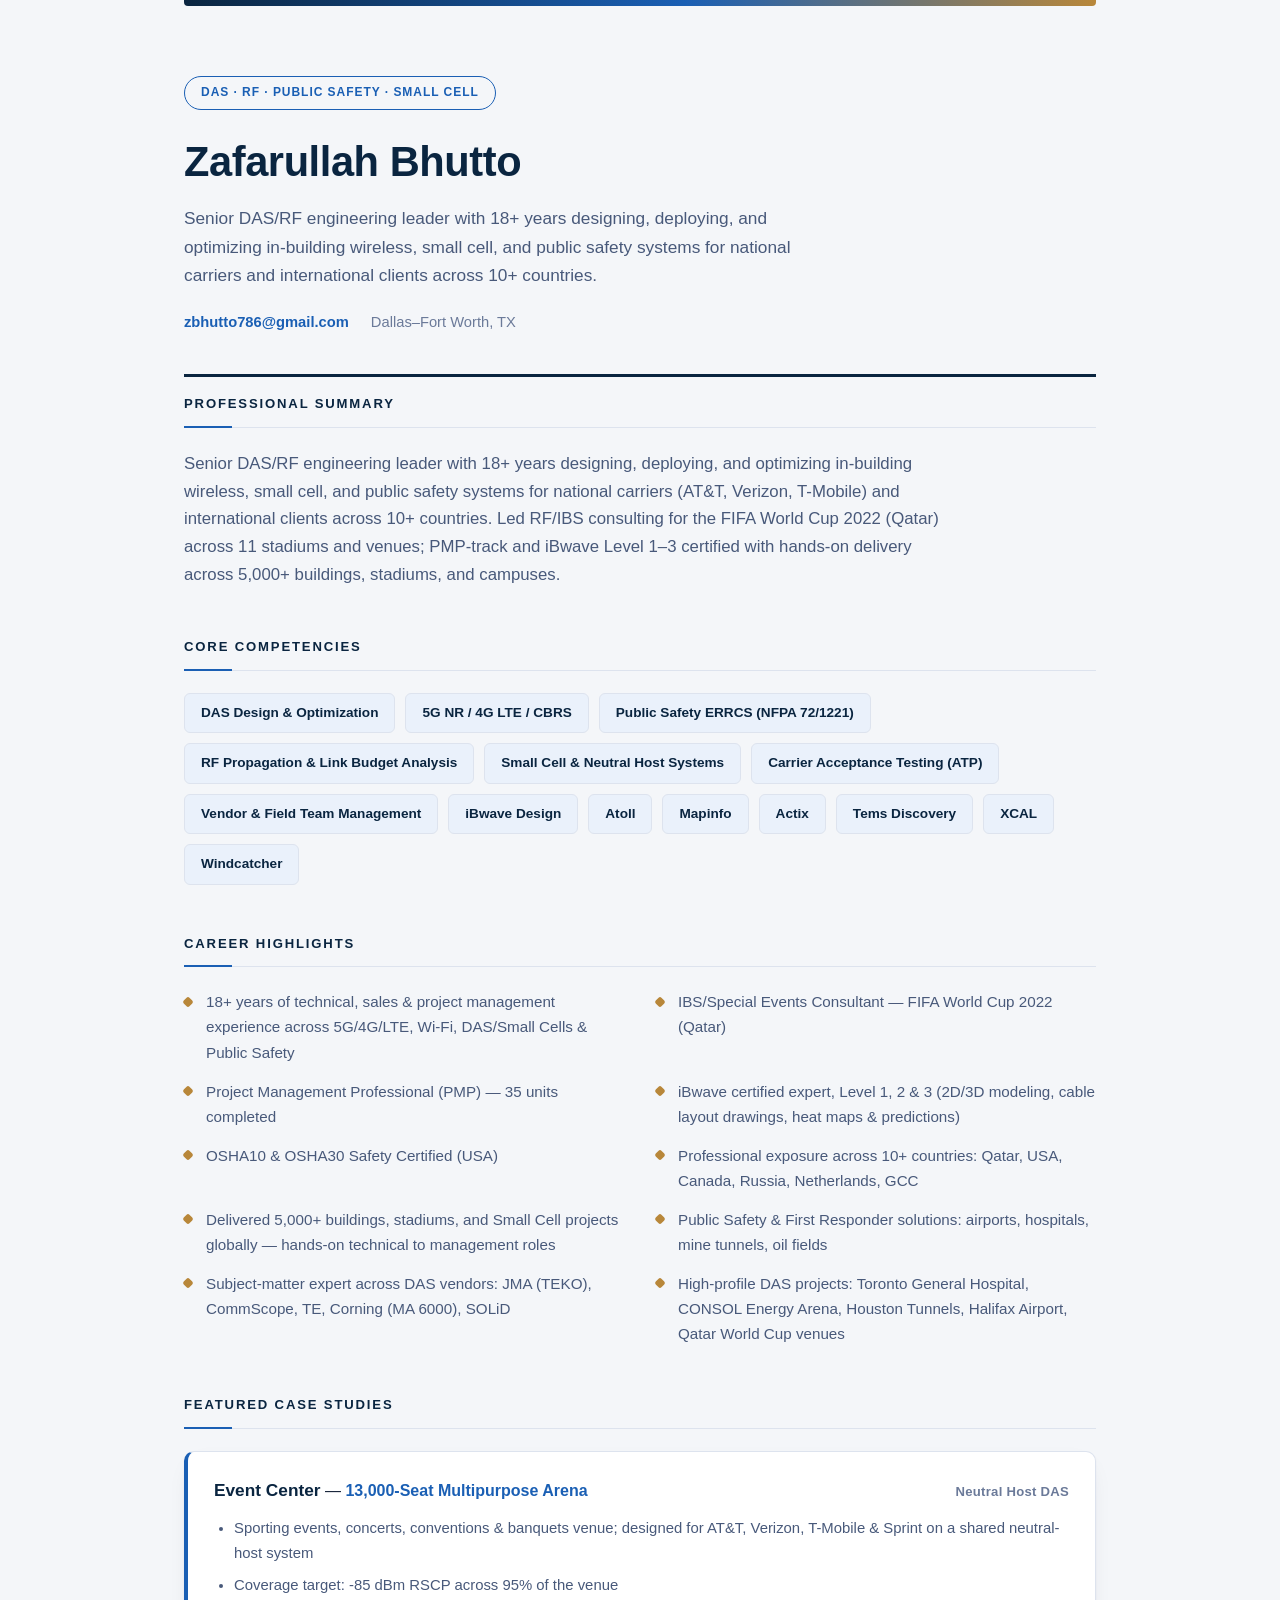
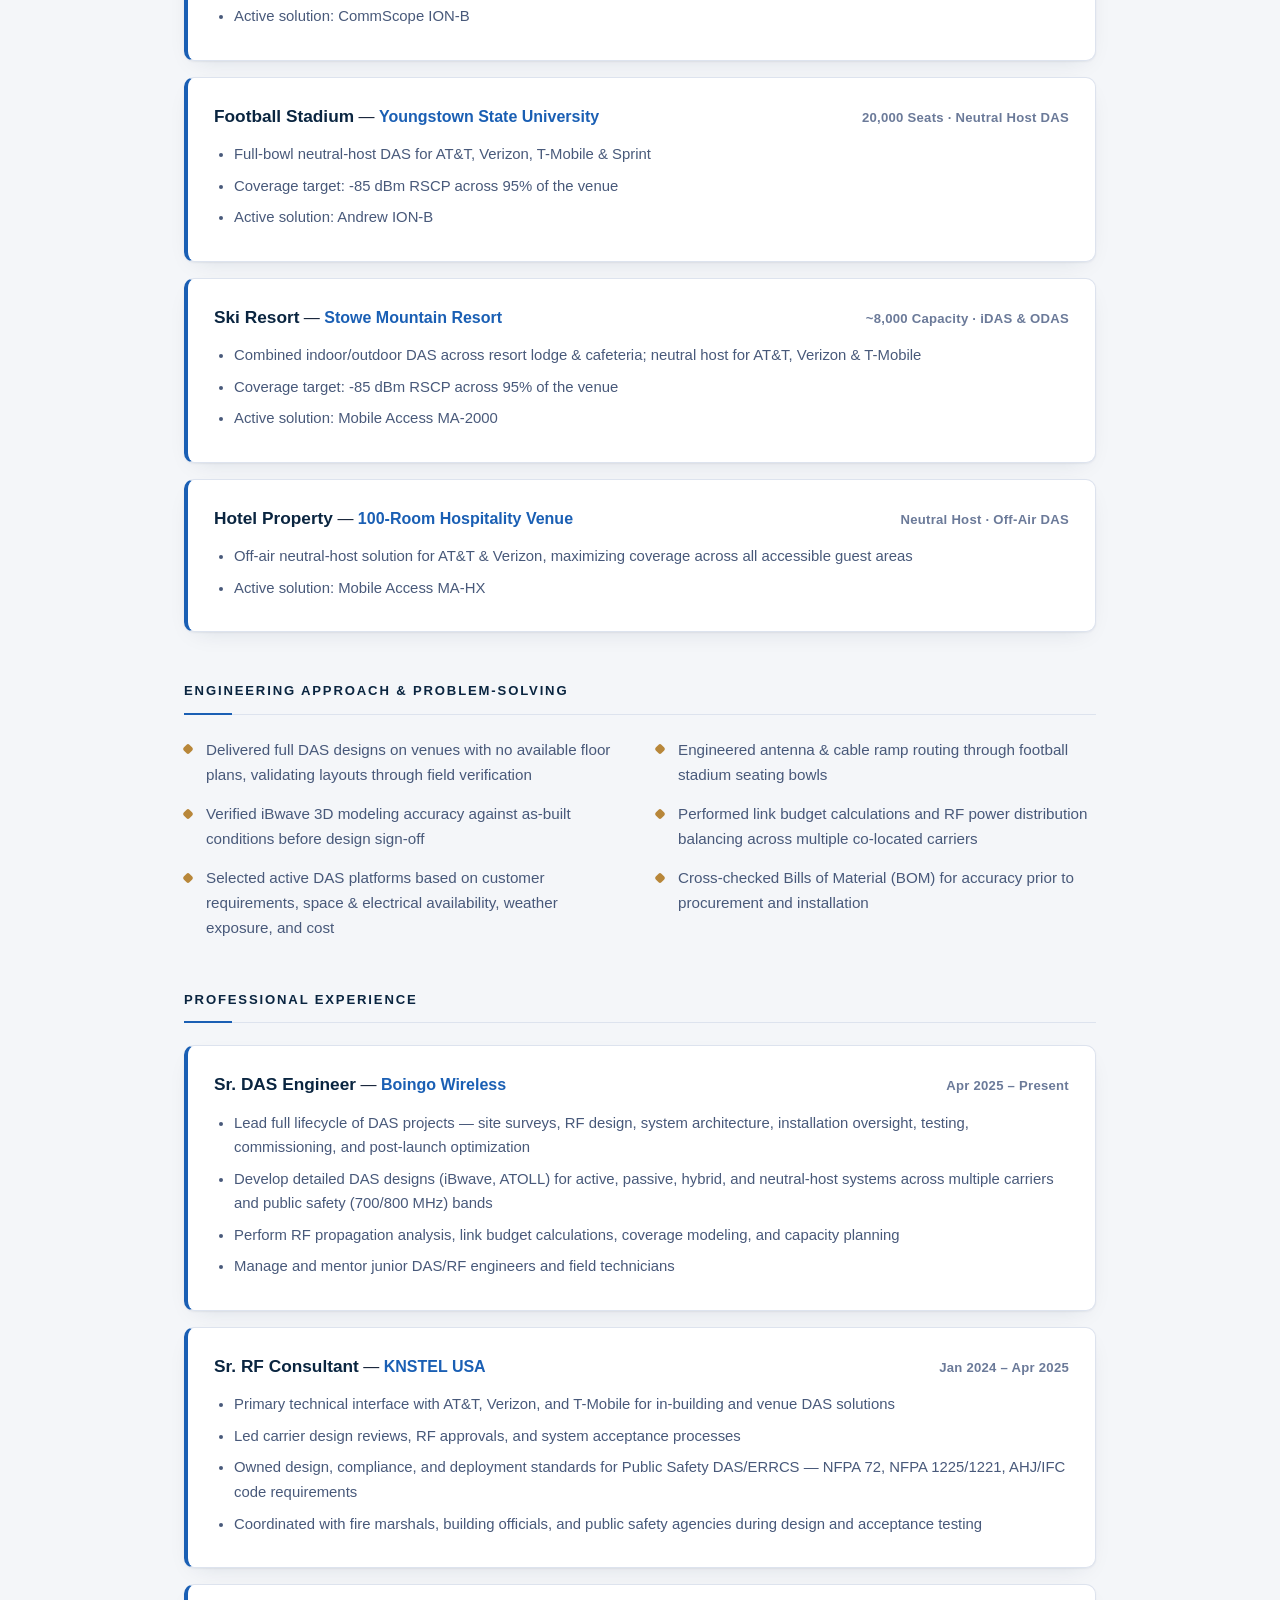
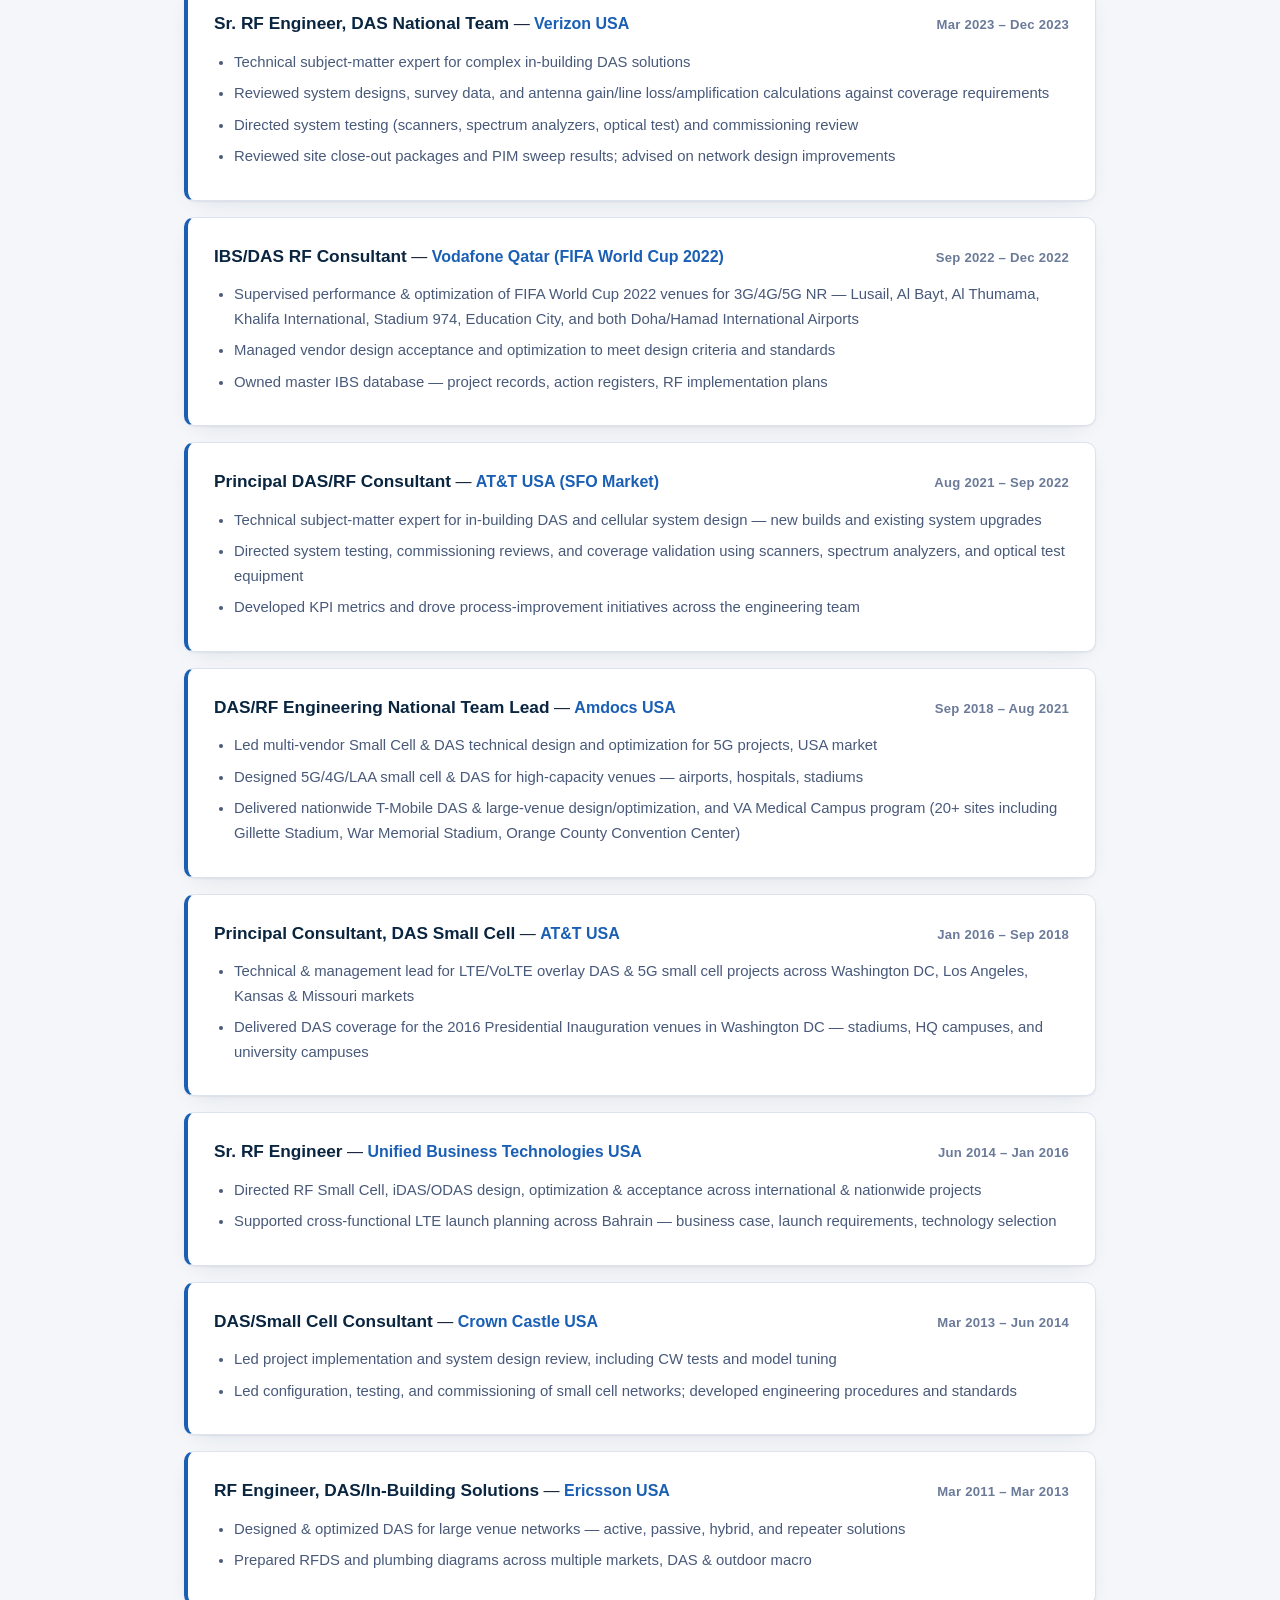
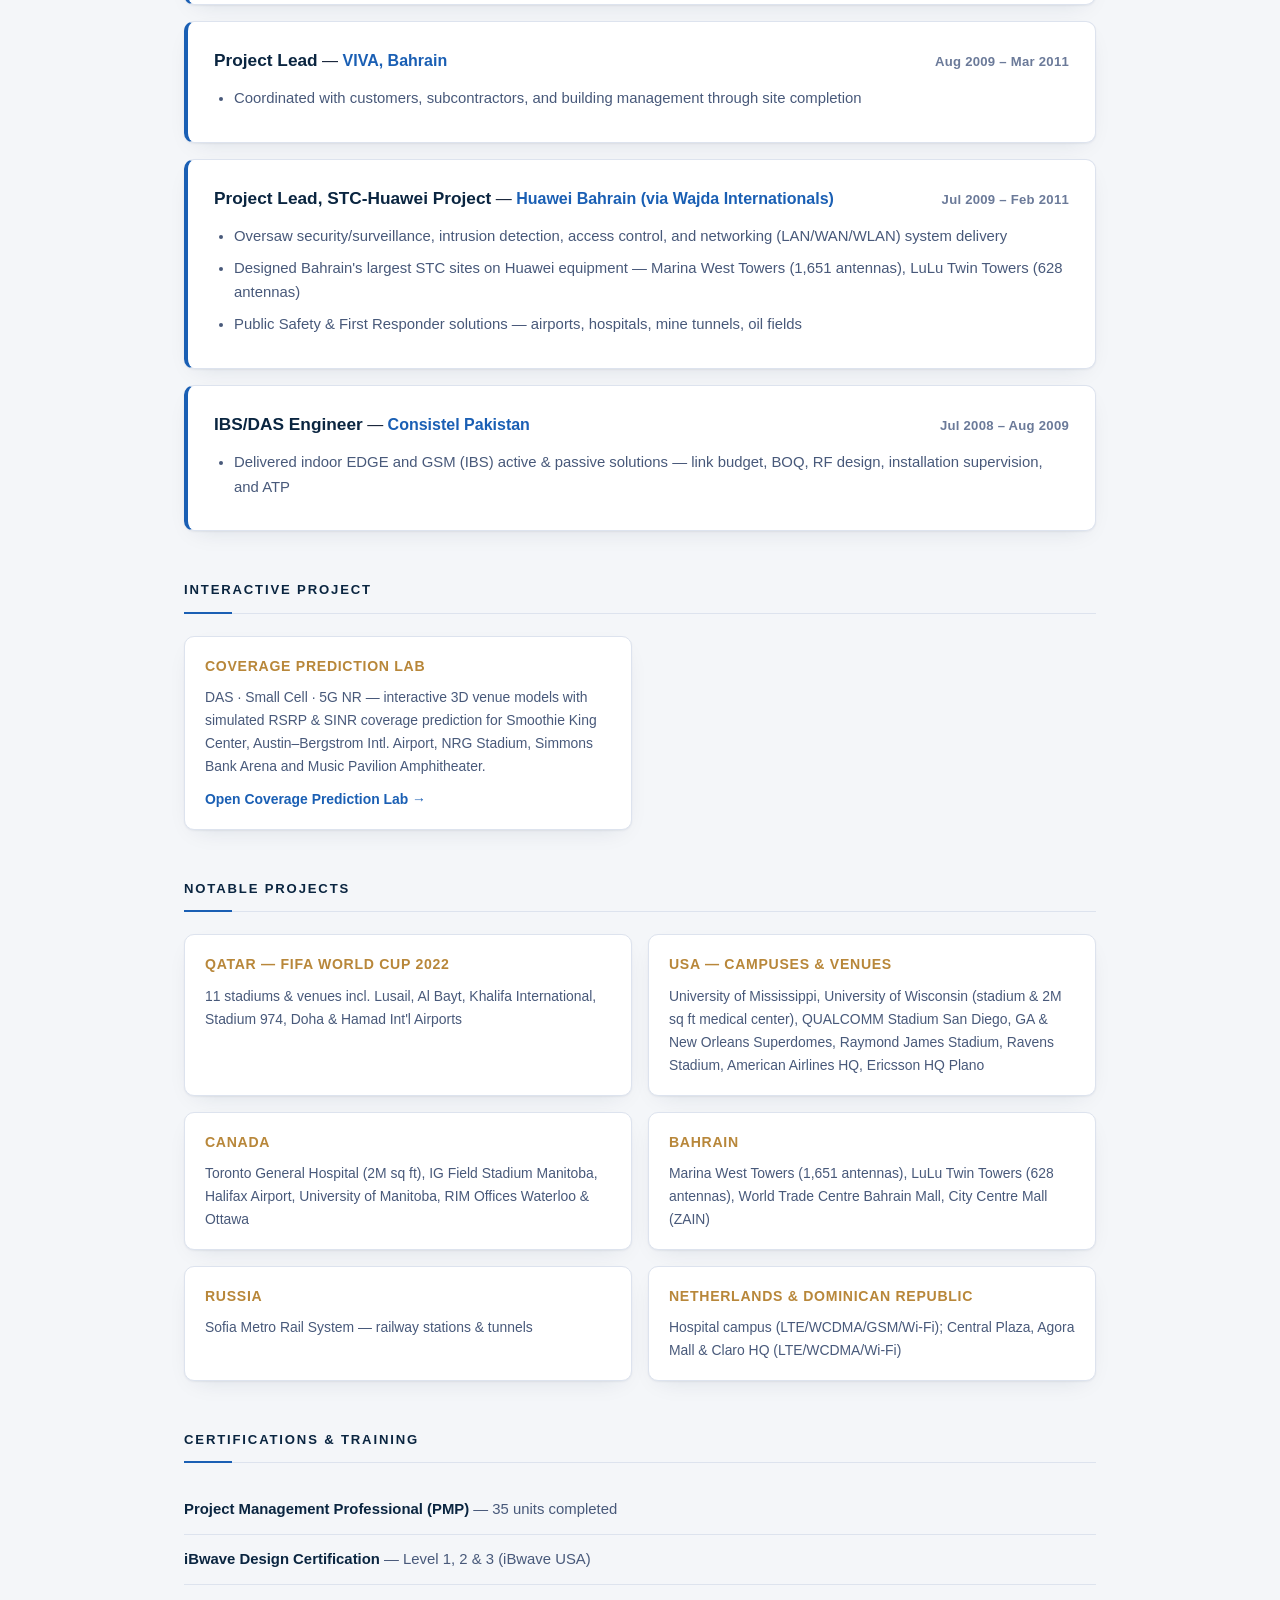
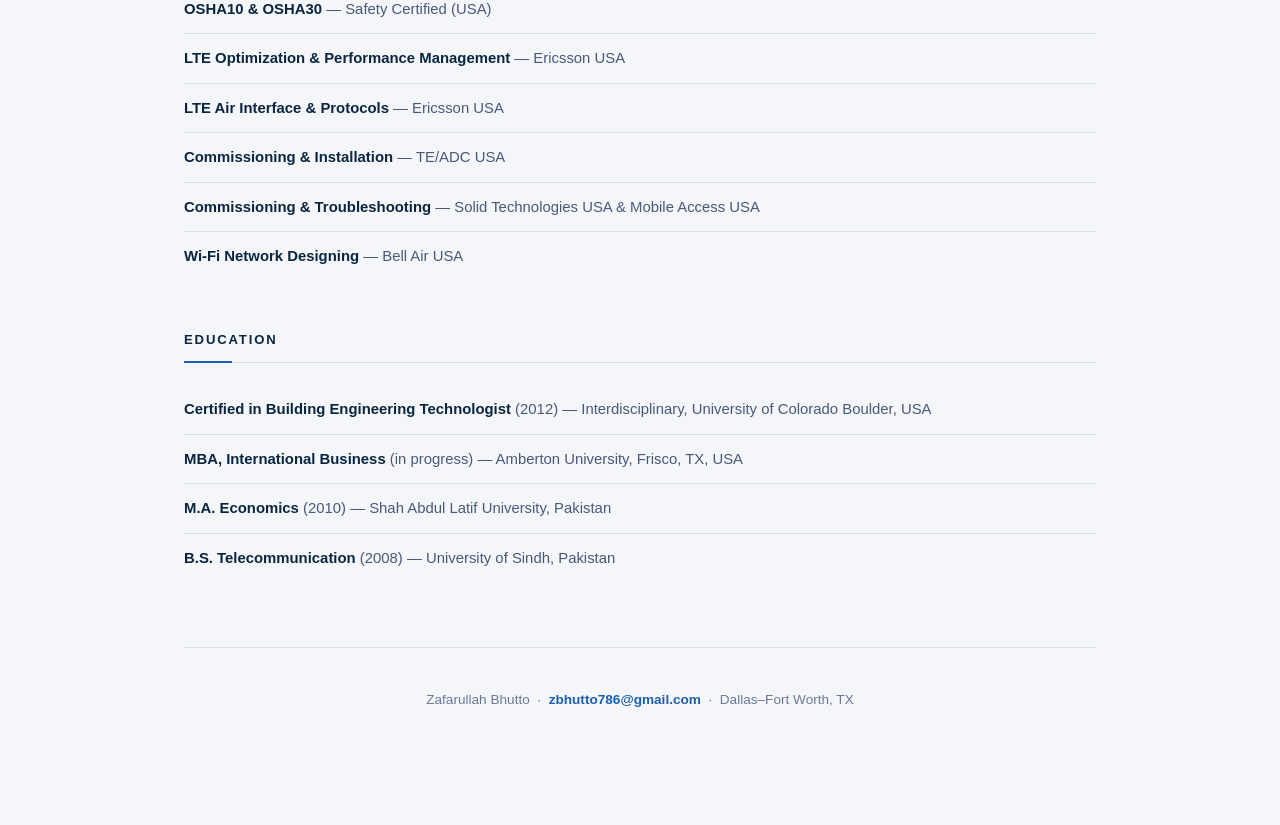
<file: index.html>
<!DOCTYPE html>
<html lang="en">
<head>
<meta charset="UTF-8">
<meta name="viewport" content="width=device-width, initial-scale=1.0">
<title>Zafarullah Bhutto — Senior DAS/RF Engineering Leader</title>
<link rel="stylesheet" href="style.css">
<meta name="description" content="Zafarullah Bhutto - Senior DAS/RF engineering leader with 18+ years designing, deploying, and optimizing in-building wireless, small cell, and public safety systems for national carriers across 10+ countries.">
<link rel="canonical" href="https://zbhutto.github.io/">
<meta property="og:title" content="Zafarullah Bhutto - Senior DAS/RF Engineering Leader">
<meta property="og:description" content="Senior DAS/RF engineering leader with 18+ years designing, deploying, and optimizing in-building wireless, small cell, and public safety systems.">
<meta property="og:type" content="website">
<meta property="og:url" content="https://zbhutto.github.io/">
<meta name="google-site-verification" content="J__blrG5NLyXWtn3dVCqjnnPPakDBZApc0Q4YiUP84I" />
</head>
<body>
<div class="wrap">

  <header>
    <div>
      <p class="badge">DAS · RF · Public Safety · Small Cell</p>
      <h1 class="name">Zafarullah Bhutto</h1>
      <p class="tagline">Senior DAS/RF engineering leader with 18+ years designing, deploying, and optimizing in-building wireless, small cell, and public safety systems for national carriers and international clients across 10+ countries.</p>
      <div class="contact">
        <a href="mailto:zbhutto786@gmail.com">zbhutto786@gmail.com</a>
        <span>Dallas–Fort Worth, TX</span>
      </div>
    </div>
  </header>

  <section>
    <h2>Professional Summary</h2>
    <p class="summary">
      Senior DAS/RF engineering leader with 18+ years designing, deploying, and optimizing in-building
      wireless, small cell, and public safety systems for national carriers (AT&amp;T, Verizon, T-Mobile) and
      international clients across 10+ countries. Led RF/IBS consulting for the FIFA World Cup 2022 (Qatar)
      across 11 stadiums and venues; PMP-track and iBwave Level 1–3 certified with hands-on delivery across
      5,000+ buildings, stadiums, and campuses.
    </p>
  </section>

  <section>
    <h2>Core Competencies</h2>
    <div class="chips">
      <span class="chip">DAS Design &amp; Optimization</span>
      <span class="chip">5G NR / 4G LTE / CBRS</span>
      <span class="chip">Public Safety ERRCS (NFPA 72/1221)</span>
      <span class="chip">RF Propagation &amp; Link Budget Analysis</span>
      <span class="chip">Small Cell &amp; Neutral Host Systems</span>
      <span class="chip">Carrier Acceptance Testing (ATP)</span>
      <span class="chip">Vendor &amp; Field Team Management</span>
      <span class="chip">iBwave Design</span>
      <span class="chip">Atoll</span>
      <span class="chip">Mapinfo</span>
      <span class="chip">Actix</span>
      <span class="chip">Tems Discovery</span>
      <span class="chip">XCAL</span>
      <span class="chip">Windcatcher</span>
    </div>
  </section>

  <section>
    <h2>Career Highlights</h2>
    <ul class="highlights">
      <li>18+ years of technical, sales &amp; project management experience across 5G/4G/LTE, Wi-Fi, DAS/Small Cells &amp; Public Safety</li>
      <li>IBS/Special Events Consultant — FIFA World Cup 2022 (Qatar)</li>
      <li>Project Management Professional (PMP) — 35 units completed</li>
      <li>iBwave certified expert, Level 1, 2 &amp; 3 (2D/3D modeling, cable layout drawings, heat maps &amp; predictions)</li>
      <li>OSHA10 &amp; OSHA30 Safety Certified (USA)</li>
      <li>Professional exposure across 10+ countries: Qatar, USA, Canada, Russia, Netherlands, GCC</li>
      <li>Delivered 5,000+ buildings, stadiums, and Small Cell projects globally — hands-on technical to management roles</li>
      <li>Public Safety &amp; First Responder solutions: airports, hospitals, mine tunnels, oil fields</li>
      <li>Subject-matter expert across DAS vendors: JMA (TEKO), CommScope, TE, Corning (MA 6000), SOLiD</li>
      <li>High-profile DAS projects: Toronto General Hospital, CONSOL Energy Arena, Houston Tunnels, Halifax Airport, Qatar World Cup venues</li>
    </ul>
  </section>
  <section>
    <h2>Featured Case Studies</h2>
    <div class="job">
      <div class="job-head">
        <div><span class="job-title">Event Center</span> — <span class="job-company">13,000-Seat Multipurpose Arena</span></div>
        <div class="job-date">Neutral Host DAS</div>
      </div>
      <ul>
        <li>Sporting events, concerts, conventions &amp; banquets venue; designed for AT&amp;T, Verizon, T-Mobile &amp; Sprint on a shared neutral-host system</li>
        <li>Coverage target: -85 dBm RSCP across 95% of the venue</li>
        <li>Active solution: CommScope ION-B</li>
      </ul>
    </div>

    <div class="job">
      <div class="job-head">
        <div><span class="job-title">Football Stadium</span> — <span class="job-company">Youngstown State University</span></div>
        <div class="job-date">20,000 Seats · Neutral Host DAS</div>
      </div>
      <ul>
        <li>Full-bowl neutral-host DAS for AT&amp;T, Verizon, T-Mobile &amp; Sprint</li>
        <li>Coverage target: -85 dBm RSCP across 95% of the venue</li>
        <li>Active solution: Andrew ION-B</li>
      </ul>
    </div>

    <div class="job">
      <div class="job-head">
        <div><span class="job-title">Ski Resort</span> — <span class="job-company">Stowe Mountain Resort</span></div>
        <div class="job-date">~8,000 Capacity · iDAS &amp; ODAS</div>
      </div>
      <ul>
        <li>Combined indoor/outdoor DAS across resort lodge &amp; cafeteria; neutral host for AT&amp;T, Verizon &amp; T-Mobile</li>
        <li>Coverage target: -85 dBm RSCP across 95% of the venue</li>
        <li>Active solution: Mobile Access MA-2000</li>
      </ul>
    </div>

    <div class="job">
      <div class="job-head">
        <div><span class="job-title">Hotel Property</span> — <span class="job-company">100-Room Hospitality Venue</span></div>
        <div class="job-date">Neutral Host · Off-Air DAS</div>
      </div>
      <ul>
        <li>Off-air neutral-host solution for AT&amp;T &amp; Verizon, maximizing coverage across all accessible guest areas</li>
        <li>Active solution: Mobile Access MA-HX</li>
      </ul>
    </div>
  </section>

  <section>
    <h2>Engineering Approach &amp; Problem-Solving</h2>
    <ul class="highlights">
      <li>Delivered full DAS designs on venues with no available floor plans, validating layouts through field verification</li>
      <li>Engineered antenna &amp; cable ramp routing through football stadium seating bowls</li>
      <li>Verified iBwave 3D modeling accuracy against as-built conditions before design sign-off</li>
      <li>Performed link budget calculations and RF power distribution balancing across multiple co-located carriers</li>
      <li>Selected active DAS platforms based on customer requirements, space &amp; electrical availability, weather exposure, and cost</li>
      <li>Cross-checked Bills of Material (BOM) for accuracy prior to procurement and installation</li>
    </ul>
  </section>
  <section>
    <h2>Professional Experience</h2>

    <div class="job">
      <div class="job-head">
        <div><span class="job-title">Sr. DAS Engineer</span> — <span class="job-company">Boingo Wireless</span></div>
        <div class="job-date">Apr 2025 – Present</div>
      </div>
      <ul>
        <li>Lead full lifecycle of DAS projects — site surveys, RF design, system architecture, installation oversight, testing, commissioning, and post-launch optimization</li>
        <li>Develop detailed DAS designs (iBwave, ATOLL) for active, passive, hybrid, and neutral-host systems across multiple carriers and public safety (700/800 MHz) bands</li>
        <li>Perform RF propagation analysis, link budget calculations, coverage modeling, and capacity planning</li>
        <li>Manage and mentor junior DAS/RF engineers and field technicians</li>
      </ul>
    </div>

    <div class="job">
      <div class="job-head">
        <div><span class="job-title">Sr. RF Consultant</span> — <span class="job-company">KNSTEL USA</span></div>
        <div class="job-date">Jan 2024 – Apr 2025</div>
      </div>
      <ul>
        <li>Primary technical interface with AT&amp;T, Verizon, and T-Mobile for in-building and venue DAS solutions</li>
        <li>Led carrier design reviews, RF approvals, and system acceptance processes</li>
        <li>Owned design, compliance, and deployment standards for Public Safety DAS/ERRCS — NFPA 72, NFPA 1225/1221, AHJ/IFC code requirements</li>
        <li>Coordinated with fire marshals, building officials, and public safety agencies during design and acceptance testing</li>
      </ul>
    </div>

    <div class="job">
      <div class="job-head">
        <div><span class="job-title">Sr. RF Engineer, DAS National Team</span> — <span class="job-company">Verizon USA</span></div>
        <div class="job-date">Mar 2023 – Dec 2023</div>
      </div>
      <ul>
        <li>Technical subject-matter expert for complex in-building DAS solutions</li>
        <li>Reviewed system designs, survey data, and antenna gain/line loss/amplification calculations against coverage requirements</li>
        <li>Directed system testing (scanners, spectrum analyzers, optical test) and commissioning review</li>
        <li>Reviewed site close-out packages and PIM sweep results; advised on network design improvements</li>
      </ul>
    </div>

    <div class="job">
      <div class="job-head">
        <div><span class="job-title">IBS/DAS RF Consultant</span> — <span class="job-company">Vodafone Qatar (FIFA World Cup 2022)</span></div>
        <div class="job-date">Sep 2022 – Dec 2022</div>
      </div>
      <ul>
        <li>Supervised performance &amp; optimization of FIFA World Cup 2022 venues for 3G/4G/5G NR — Lusail, Al Bayt, Al Thumama, Khalifa International, Stadium 974, Education City, and both Doha/Hamad International Airports</li>
        <li>Managed vendor design acceptance and optimization to meet design criteria and standards</li>
        <li>Owned master IBS database — project records, action registers, RF implementation plans</li>
      </ul>
    </div>

    <div class="job">
      <div class="job-head">
        <div><span class="job-title">Principal DAS/RF Consultant</span> — <span class="job-company">AT&amp;T USA (SFO Market)</span></div>
        <div class="job-date">Aug 2021 – Sep 2022</div>
      </div>
      <ul>
        <li>Technical subject-matter expert for in-building DAS and cellular system design — new builds and existing system upgrades</li>
        <li>Directed system testing, commissioning reviews, and coverage validation using scanners, spectrum analyzers, and optical test equipment</li>
        <li>Developed KPI metrics and drove process-improvement initiatives across the engineering team</li>
      </ul>
    </div>

    <div class="job">
      <div class="job-head">
        <div><span class="job-title">DAS/RF Engineering National Team Lead</span> — <span class="job-company">Amdocs USA</span></div>
        <div class="job-date">Sep 2018 – Aug 2021</div>
      </div>
      <ul>
        <li>Led multi-vendor Small Cell &amp; DAS technical design and optimization for 5G projects, USA market</li>
        <li>Designed 5G/4G/LAA small cell &amp; DAS for high-capacity venues — airports, hospitals, stadiums</li>
        <li>Delivered nationwide T-Mobile DAS &amp; large-venue design/optimization, and VA Medical Campus program (20+ sites including Gillette Stadium, War Memorial Stadium, Orange County Convention Center)</li>
      </ul>
    </div>

    <div class="job">
      <div class="job-head">
        <div><span class="job-title">Principal Consultant, DAS Small Cell</span> — <span class="job-company">AT&amp;T USA</span></div>
        <div class="job-date">Jan 2016 – Sep 2018</div>
      </div>
      <ul>
        <li>Technical &amp; management lead for LTE/VoLTE overlay DAS &amp; 5G small cell projects across Washington DC, Los Angeles, Kansas &amp; Missouri markets</li>
        <li>Delivered DAS coverage for the 2016 Presidential Inauguration venues in Washington DC — stadiums, HQ campuses, and university campuses</li>
      </ul>
    </div>

    <div class="job">
      <div class="job-head">
        <div><span class="job-title">Sr. RF Engineer</span> — <span class="job-company">Unified Business Technologies USA</span></div>
        <div class="job-date">Jun 2014 – Jan 2016</div>
      </div>
      <ul>
        <li>Directed RF Small Cell, iDAS/ODAS design, optimization &amp; acceptance across international &amp; nationwide projects</li>
        <li>Supported cross-functional LTE launch planning across Bahrain — business case, launch requirements, technology selection</li>
      </ul>
    </div>

    <div class="job">
      <div class="job-head">
        <div><span class="job-title">DAS/Small Cell Consultant</span> — <span class="job-company">Crown Castle USA</span></div>
        <div class="job-date">Mar 2013 – Jun 2014</div>
      </div>
      <ul>
        <li>Led project implementation and system design review, including CW tests and model tuning</li>
        <li>Led configuration, testing, and commissioning of small cell networks; developed engineering procedures and standards</li>
      </ul>
    </div>

    <div class="job">
      <div class="job-head">
        <div><span class="job-title">RF Engineer, DAS/In-Building Solutions</span> — <span class="job-company">Ericsson USA</span></div>
        <div class="job-date">Mar 2011 – Mar 2013</div>
      </div>
      <ul>
        <li>Designed &amp; optimized DAS for large venue networks — active, passive, hybrid, and repeater solutions</li>
        <li>Prepared RFDS and plumbing diagrams across multiple markets, DAS &amp; outdoor macro</li>
      </ul>
    </div>

    <div class="job">
      <div class="job-head">
        <div><span class="job-title">Project Lead</span> — <span class="job-company">VIVA, Bahrain</span></div>
        <div class="job-date">Aug 2009 – Mar 2011</div>
      </div>
      <ul>
        <li>Coordinated with customers, subcontractors, and building management through site completion</li>
      </ul>
    </div>

    <div class="job">
      <div class="job-head">
        <div><span class="job-title">Project Lead, STC-Huawei Project</span> — <span class="job-company">Huawei Bahrain (via Wajda Internationals)</span></div>
        <div class="job-date">Jul 2009 – Feb 2011</div>
      </div>
      <ul>
        <li>Oversaw security/surveillance, intrusion detection, access control, and networking (LAN/WAN/WLAN) system delivery</li>
        <li>Designed Bahrain's largest STC sites on Huawei equipment — Marina West Towers (1,651 antennas), LuLu Twin Towers (628 antennas)</li>
        <li>Public Safety &amp; First Responder solutions — airports, hospitals, mine tunnels, oil fields</li>
      </ul>
    </div>

    <div class="job">
      <div class="job-head">
        <div><span class="job-title">IBS/DAS Engineer</span> — <span class="job-company">Consistel Pakistan</span></div>
        <div class="job-date">Jul 2008 – Aug 2009</div>
      </div>
      <ul>
        <li>Delivered indoor EDGE and GSM (IBS) active &amp; passive solutions — link budget, BOQ, RF design, installation supervision, and ATP</li>
      </ul>
    </div>

  </section>
  <section>
    <h2>Interactive Project</h2>
    <div class="projects">
      <div class="proj-card"><h3>Coverage Prediction Lab</h3><p>DAS &middot; Small Cell &middot; 5G NR &mdash; interactive 3D venue models with simulated RSRP &amp; SINR coverage prediction for Smoothie King Center, Austin&ndash;Bergstrom Intl. Airport, NRG Stadium, Simmons Bank Arena and Music Pavilion Amphitheater.</p><p style="margin-top:10px"><a href="coverage-lab.html" style="color:var(--accent);font-weight:600;text-decoration:none">Open Coverage Prediction Lab &rarr;</a></p></div>
    </div>
  </section>

  <section>
    <h2>Notable Projects</h2>
    <div class="projects">
      <div class="proj-card"><h3>Qatar — FIFA World Cup 2022</h3><p>11 stadiums &amp; venues incl. Lusail, Al Bayt, Khalifa International, Stadium 974, Doha &amp; Hamad Int'l Airports</p></div>
      <div class="proj-card"><h3>USA — Campuses &amp; Venues</h3><p>University of Mississippi, University of Wisconsin (stadium &amp; 2M sq ft medical center), QUALCOMM Stadium San Diego, GA &amp; New Orleans Superdomes, Raymond James Stadium, Ravens Stadium, American Airlines HQ, Ericsson HQ Plano</p></div>
      <div class="proj-card"><h3>Canada</h3><p>Toronto General Hospital (2M sq ft), IG Field Stadium Manitoba, Halifax Airport, University of Manitoba, RIM Offices Waterloo &amp; Ottawa</p></div>
      <div class="proj-card"><h3>Bahrain</h3><p>Marina West Towers (1,651 antennas), LuLu Twin Towers (628 antennas), World Trade Centre Bahrain Mall, City Centre Mall (ZAIN)</p></div>
      <div class="proj-card"><h3>Russia</h3><p>Sofia Metro Rail System — railway stations &amp; tunnels</p></div>
      <div class="proj-card"><h3>Netherlands &amp; Dominican Republic</h3><p>Hospital campus (LTE/WCDMA/GSM/Wi-Fi); Central Plaza, Agora Mall &amp; Claro HQ (LTE/WCDMA/Wi-Fi)</p></div>
    </div>
  </section>

  <section>
    <h2>Certifications &amp; Training</h2>
    <div class="cert-item"><b>Project Management Professional (PMP)</b> — 35 units completed</div>
    <div class="cert-item"><b>iBwave Design Certification</b> — Level 1, 2 &amp; 3 (iBwave USA)</div>
    <div class="cert-item"><b>OSHA10 &amp; OSHA30</b> — Safety Certified (USA)</div>
    <div class="cert-item"><b>LTE Optimization &amp; Performance Management</b> — Ericsson USA</div>
    <div class="cert-item"><b>LTE Air Interface &amp; Protocols</b> — Ericsson USA</div>
    <div class="cert-item"><b>Commissioning &amp; Installation</b> — TE/ADC USA</div>
    <div class="cert-item"><b>Commissioning &amp; Troubleshooting</b> — Solid Technologies USA &amp; Mobile Access USA</div>
    <div class="cert-item"><b>Wi-Fi Network Designing</b> — Bell Air USA</div>
  </section>

  <section>
    <h2>Education</h2>
    <div class="edu-item"><b>Certified in Building Engineering Technologist</b> (2012) — Interdisciplinary, University of Colorado Boulder, USA</div>
    <div class="edu-item"><b>MBA, International Business</b> (in progress) — Amberton University, Frisco, TX, USA</div>
    <div class="edu-item"><b>M.A. Economics</b> (2010) — Shah Abdul Latif University, Pakistan</div>
    <div class="edu-item"><b>B.S. Telecommunication</b> (2008) — University of Sindh, Pakistan</div>
  </section>

  <footer>
    <p>Zafarullah Bhutto &nbsp;·&nbsp; <a href="mailto:zbhutto786@gmail.com">zbhutto786@gmail.com</a> &nbsp;·&nbsp; Dallas–Fort Worth, TX</p>
  </footer>

</div>
</body>
</html>
</file>
<file: style.css>
/* ============================================================
   Professional theme — DAS/RF/Telecom engineering portfolio
   Palette: steel navy + signal-blue accent, corporate/clean
   ============================================================ */

:root{
  --bg:#f4f6f9;
  --bg-panel:#ffffff;
  --ink:#152238;
  --ink-soft:#48597a;
  --muted:#6b7a99;
  --line:#dde3ee;
  --navy:#0a2540;
  --navy-deep:#071a30;
  --accent:#1a5fb4;
  --accent-soft:#eaf1fb;
  --gold:#b8873a;
  --radius:10px;
  --shadow:0 1px 2px rgba(10,37,64,.06), 0 8px 24px -12px rgba(10,37,64,.15);
}

:root[data-theme="dark"]{
  --bg:#0b1420;
  --bg-panel:#101d2e;
  --ink:#eef2f9;
  --ink-soft:#c3cee2;
  --muted:#8ea0c2;
  --line:#223047;
  --navy:#eef2f9;
  --navy-deep:#ffffff;
  --accent:#5b9bf0;
  --accent-soft:#132844;
  --gold:#d9a85c;
  --shadow:0 1px 2px rgba(0,0,0,.3), 0 8px 24px -12px rgba(0,0,0,.5);
}

@media (prefers-color-scheme: dark){
  :root:not([data-theme="light"]){
    --bg:#0b1420;
    --bg-panel:#101d2e;
    --ink:#eef2f9;
    --ink-soft:#c3cee2;
    --muted:#8ea0c2;
    --line:#223047;
    --navy:#eef2f9;
    --navy-deep:#ffffff;
    --accent:#5b9bf0;
    --accent-soft:#132844;
    --gold:#d9a85c;
    --shadow:0 1px 2px rgba(0,0,0,.3), 0 8px 24px -12px rgba(0,0,0,.5);
  }
}

*{box-sizing:border-box}

html{scroll-behavior:smooth}

body{
  margin:0;
  background:var(--bg);
  color:var(--ink);
  font-family:'Segoe UI',Roboto,Helvetica,Arial,sans-serif;
  line-height:1.65;
  -webkit-font-smoothing:antialiased;
}

.wrap{max-width:960px;margin:0 auto;padding:0 24px 100px}

/* ---------- Header / masthead ---------- */
header{
  position:relative;
  padding:64px 0 40px;
  margin-bottom:16px;
  border-bottom:3px solid var(--navy);
}
header::before{
  content:"";
  position:absolute;
  top:0;left:0;right:0;
  height:6px;
  background:linear-gradient(90deg,var(--navy) 0%,var(--accent) 55%,var(--gold) 100%);
  border-radius:0 0 4px 4px;
}
.badge{
  display:inline-flex;
  align-items:center;
  gap:8px;
  padding:6px 16px;
  border:1px solid var(--accent);
  border-radius:999px;
  color:var(--accent);
  font-size:.75rem;
  font-weight:700;
  letter-spacing:.08em;
  text-transform:uppercase;
  margin-bottom:18px;
}
.name{
  font-size:2.6rem;
  font-weight:800;
  letter-spacing:-.01em;
  margin:0 0 8px;
  color:var(--navy);
}
:root[data-theme="dark"] .name{color:var(--ink)}
@media (prefers-color-scheme: dark){ .name{color:var(--ink)} }
.tagline{
  color:var(--ink-soft);
  font-size:1.08rem;
  max-width:640px;
  margin:0 0 20px;
}
.contact{
  display:flex;
  flex-wrap:wrap;
  gap:10px 22px;
  font-size:.92rem;
}
.contact a{
  color:var(--accent);
  text-decoration:none;
  font-weight:600;
}
.contact a:hover{text-decoration:underline}
.contact span{color:var(--muted)}

/* ---------- Sections ---------- */
section{margin-bottom:48px}
h2{
  font-size:.82rem;
  text-transform:uppercase;
  letter-spacing:.14em;
  font-weight:700;
  color:var(--navy);
  margin:0 0 22px;
  padding-bottom:12px;
  border-bottom:1px solid var(--line);
  position:relative;
}
h2::after{
  content:"";
  position:absolute;
  left:0;bottom:-1px;
  width:48px;height:2px;
  background:var(--accent);
}
:root[data-theme="dark"] h2{color:var(--ink)}
@media (prefers-color-scheme: dark){ h2{color:var(--ink)} }

.summary{font-size:1.05rem;color:var(--ink-soft);max-width:760px}

/* ---------- Competency chips ---------- */
.chips{display:flex;flex-wrap:wrap;gap:10px}
.chip{
  background:var(--accent-soft);
  border:1px solid var(--line);
  color:var(--navy);
  padding:8px 16px;
  border-radius:6px;
  font-size:.85rem;
  font-weight:600;
}
:root[data-theme="dark"] .chip{color:var(--ink)}
@media (prefers-color-scheme: dark){ .chip{color:var(--ink)} }

/* ---------- Career highlights ---------- */
.highlights{
  list-style:none;margin:0;padding:0;
  display:grid;grid-template-columns:1fr 1fr;gap:14px 32px;
}
.highlights li{
  position:relative;padding-left:22px;
  font-size:.95rem;color:var(--ink-soft);
}
.highlights li::before{
  content:"";
  position:absolute;left:0;top:.55em;
  width:8px;height:8px;
  background:var(--gold);
  border-radius:2px;
  transform:rotate(45deg);
}
@media (max-width:640px){.highlights{grid-template-columns:1fr}}

/* ---------- Experience ---------- */
.job{
  background:var(--bg-panel);
  border:1px solid var(--line);
  border-left:4px solid var(--accent);
  border-radius:var(--radius);
  box-shadow:var(--shadow);
  padding:24px 26px;
  margin-bottom:16px;
}
.job-head{
  display:flex;flex-wrap:wrap;
  justify-content:space-between;align-items:baseline;
  gap:8px;margin-bottom:12px;
}
.job-title{font-weight:700;font-size:1.08rem;color:var(--navy)}
:root[data-theme="dark"] .job-title{color:var(--ink)}
@media (prefers-color-scheme: dark){ .job-title{color:var(--ink)} }
.job-company{color:var(--accent);font-weight:600}
.job-date{
  color:var(--muted);font-size:.82rem;font-weight:600;
  white-space:nowrap;letter-spacing:.02em;
}
.job ul{margin:10px 0 0;padding-left:20px}
.job li{margin-bottom:7px;font-size:.93rem;color:var(--ink-soft)}

/* ---------- Education / certifications ---------- */
.edu-item, .cert-item{
  padding:12px 0;
  border-bottom:1px solid var(--line);
  font-size:.93rem;
  color:var(--ink-soft);
}
.edu-item:last-child, .cert-item:last-child{border-bottom:none}
.edu-item b, .cert-item b{color:var(--navy)}
:root[data-theme="dark"] .edu-item b,
:root[data-theme="dark"] .cert-item b{color:var(--ink)}
@media (prefers-color-scheme: dark){
  .edu-item b, .cert-item b{color:var(--ink)}
}

/* ---------- Notable projects ---------- */
.projects{display:grid;grid-template-columns:1fr 1fr;gap:16px}
@media (max-width:640px){.projects{grid-template-columns:1fr}}
.proj-card{
  background:var(--bg-panel);
  border:1px solid var(--line);
  border-radius:var(--radius);
  padding:18px 20px;
  box-shadow:var(--shadow);
}
.proj-card h3{
  margin:0 0 8px;font-size:.88rem;
  color:var(--gold);text-transform:uppercase;letter-spacing:.05em;
}
.proj-card p{margin:0;font-size:.87rem;color:var(--ink-soft)}

/* ---------- Footer ---------- */
footer{
  text-align:center;color:var(--muted);font-size:.85rem;
  margin-top:64px;padding-top:28px;border-top:1px solid var(--line);
}
footer a{color:var(--accent);text-decoration:none;font-weight:600}
</file>
